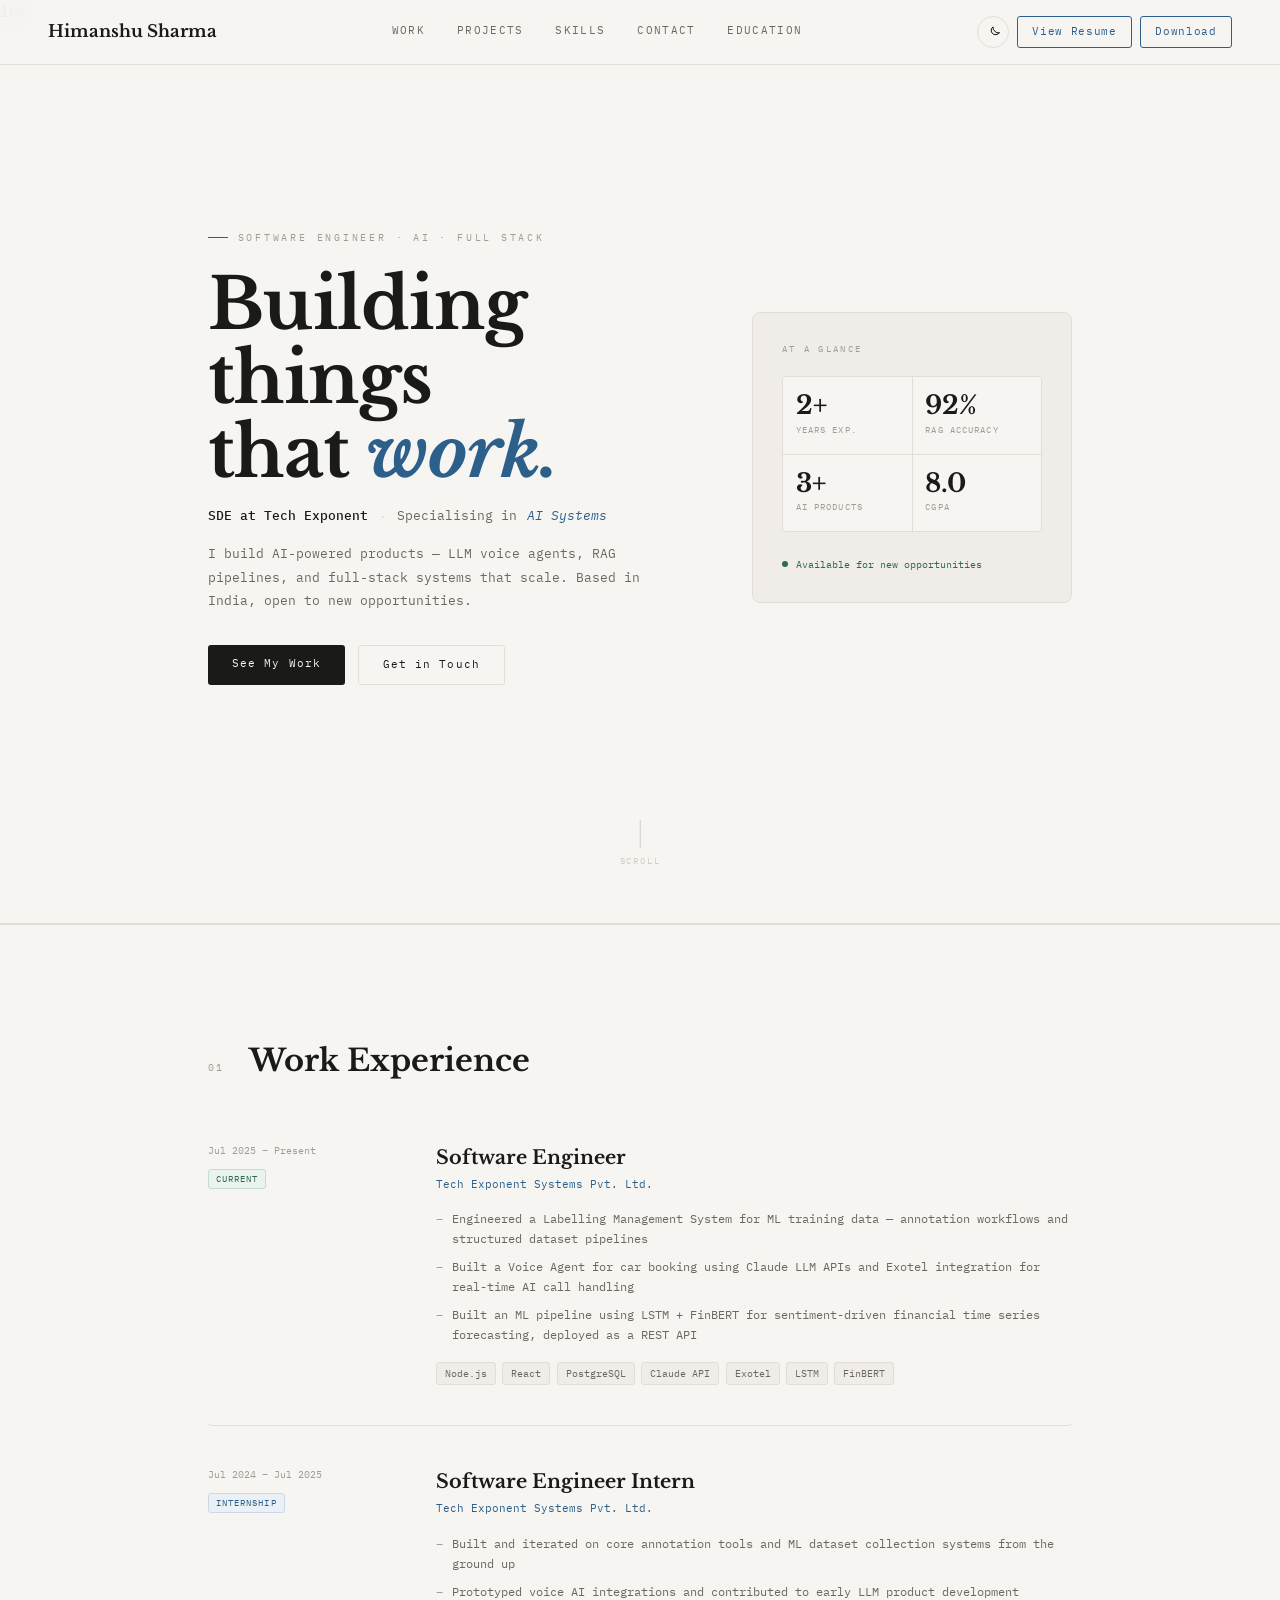
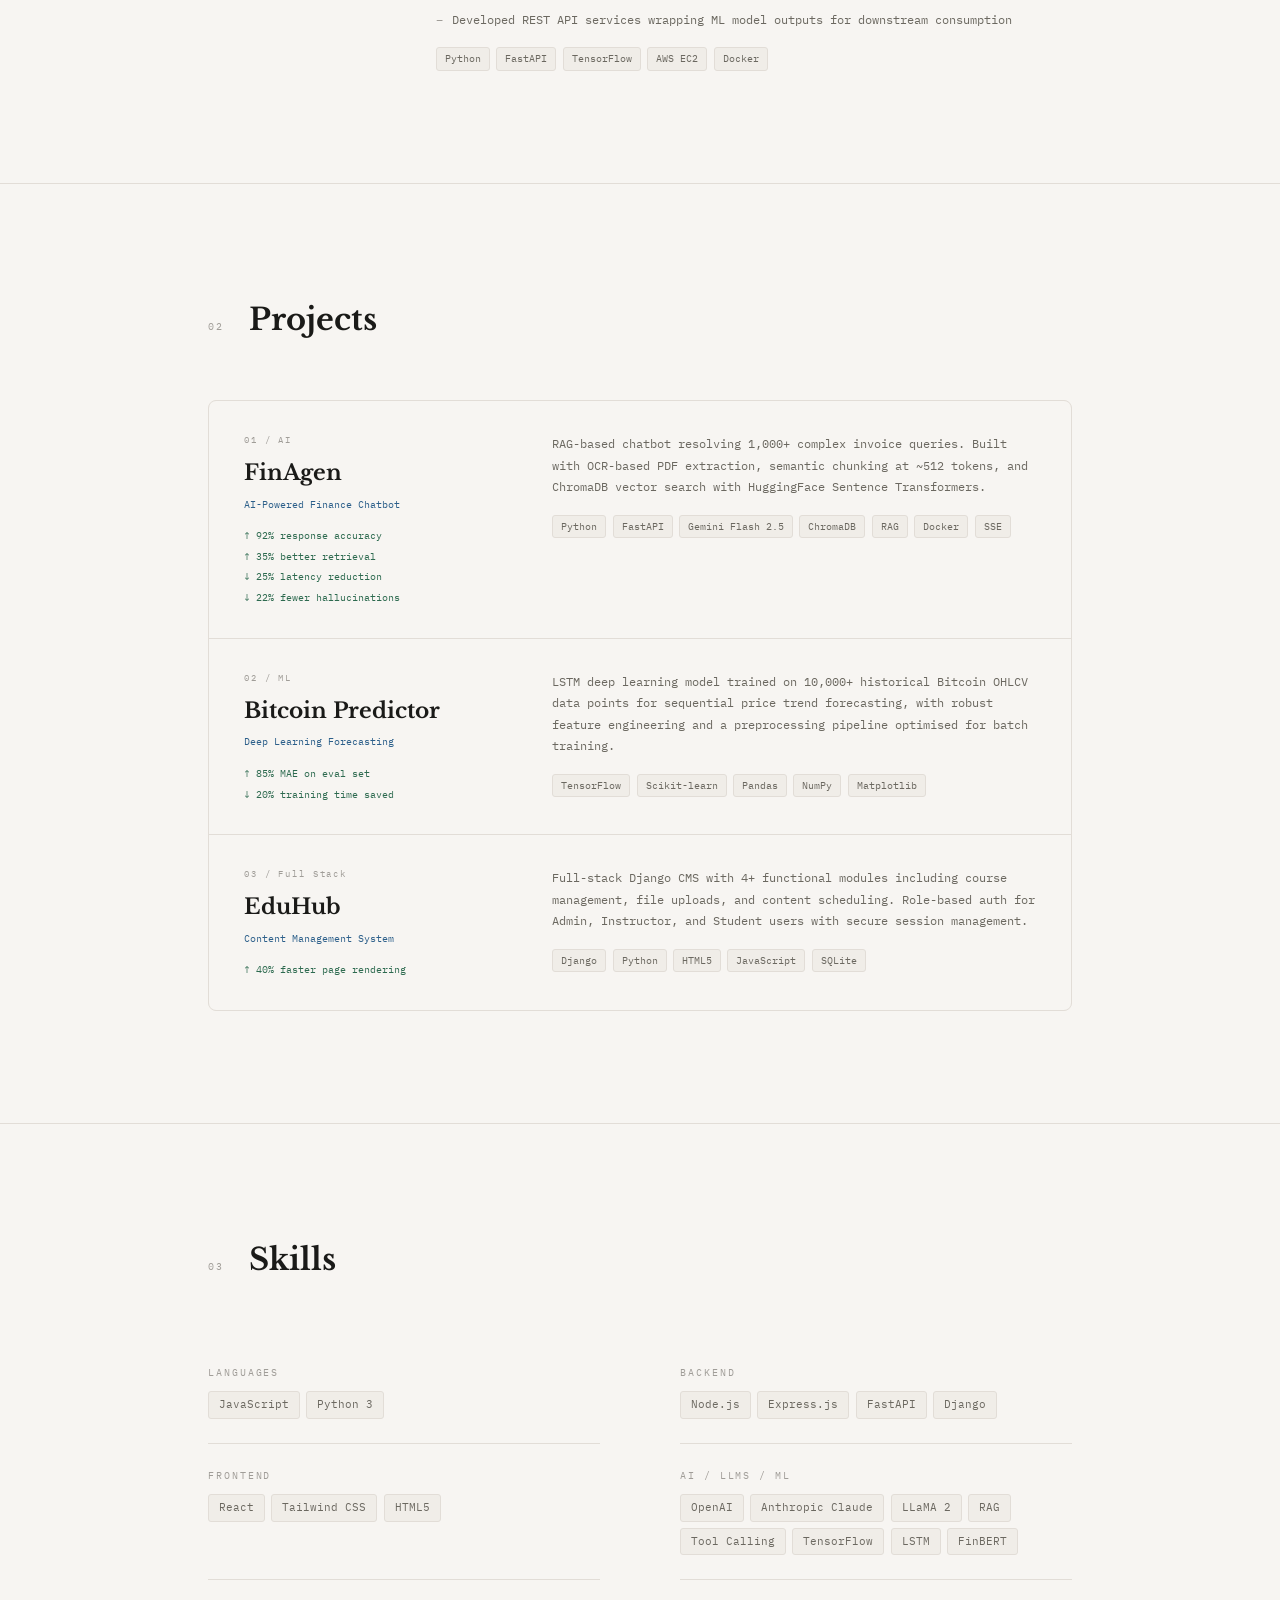
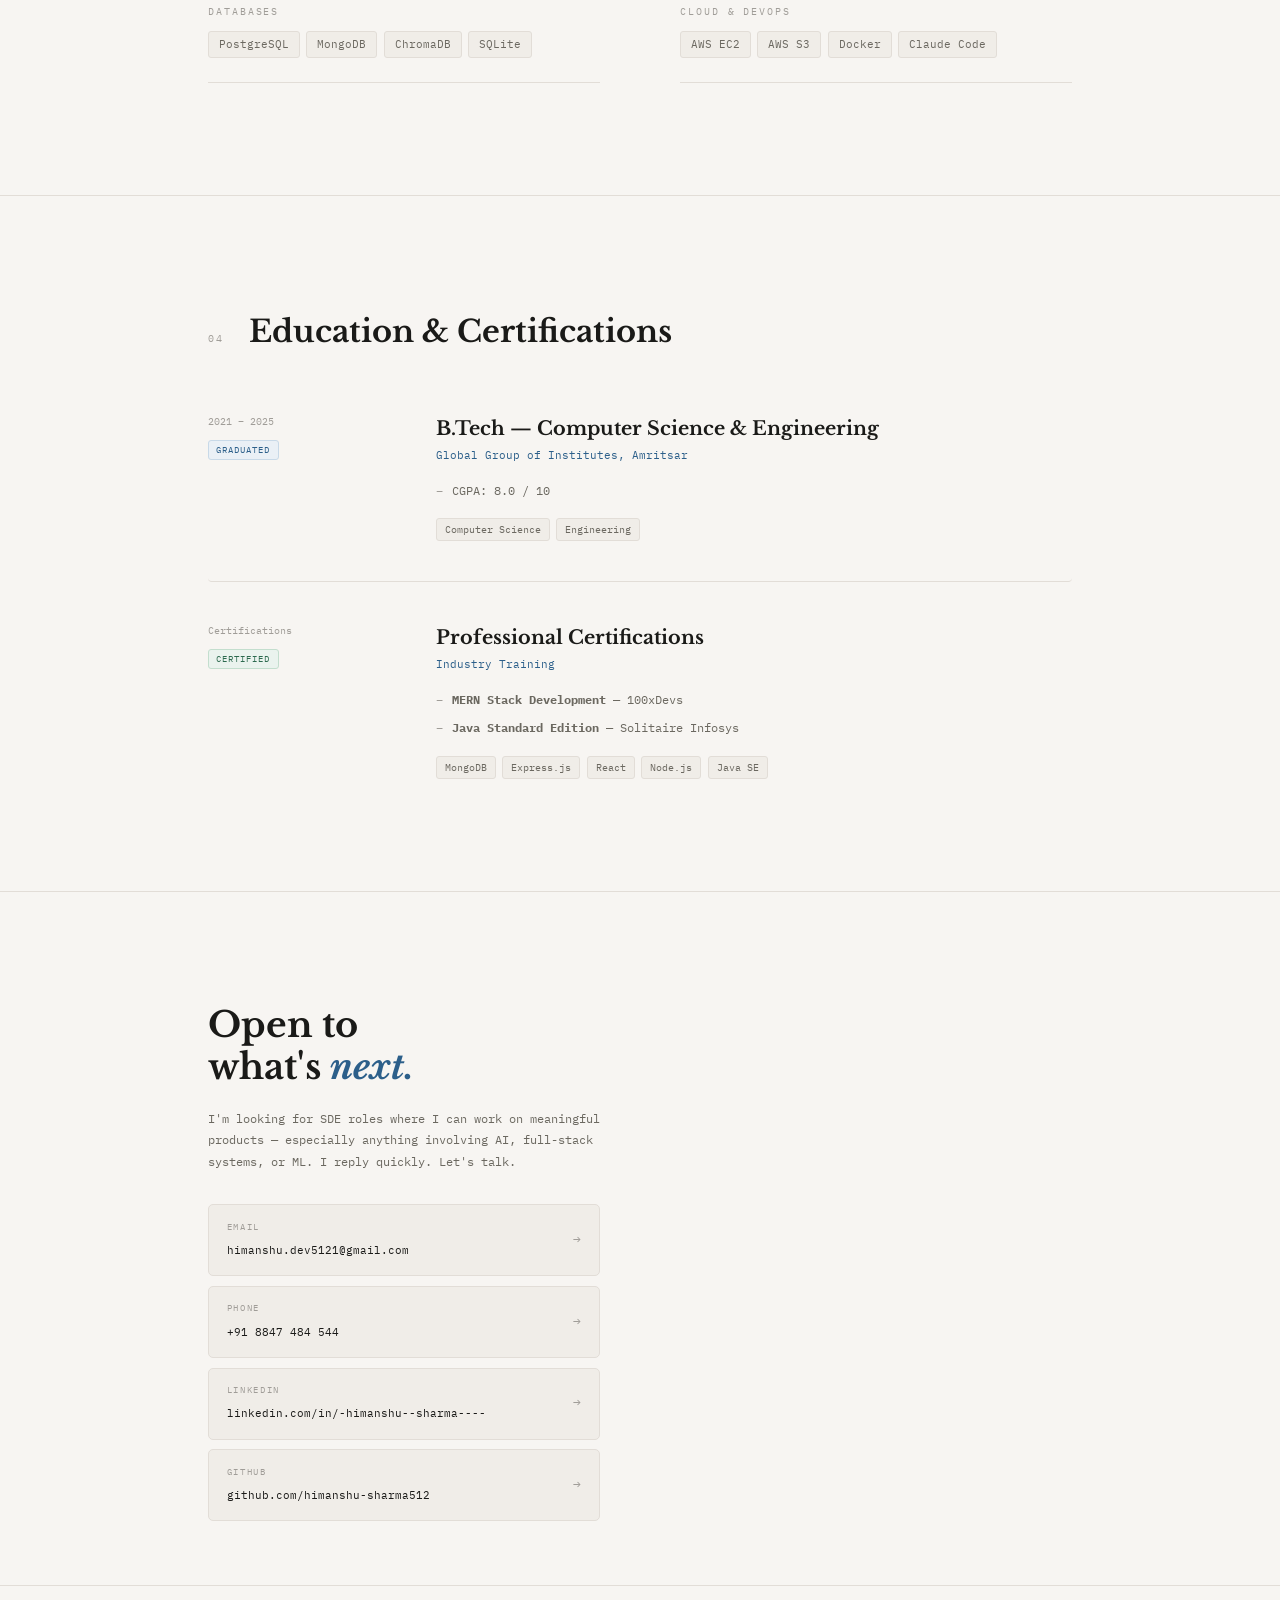
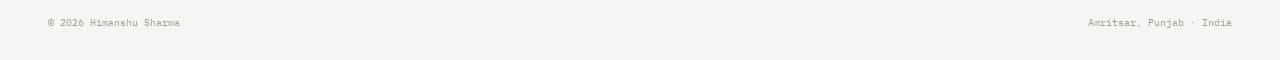
<file: index.html>
<!DOCTYPE html>
<html lang="en">
<head>
  <meta charset="UTF-8">
  <meta name="viewport" content="width=device-width, initial-scale=1.0">
  <!-- <link rel="icon" href="./assets/profile_img.jpeg" type="image/x-icon"> -->
  <title>Himanshu Sharma — Portfolio</title>
  <meta name="description" content="SDE specialising in AI systems, LLM voice agents, RAG pipelines, and full-stack engineering. Based in India.">

  <link rel="stylesheet" href="css/base.css">
  <link rel="stylesheet" href="css/animations.css">
  <link rel="stylesheet" href="css/nav.css">
  <link rel="stylesheet" href="css/hero.css">ink
  <link rel="stylesheet" href="css/experience.css">
  <link rel="stylesheet" href="css/projects.css">
  <link rel="stylesheet" href="css/skills.css">
  <link rel="stylesheet" href="css/contact.css">
  <link rel="stylesheet" href="css/responsive.css">
</head>
<body>

  <!-- Navigation -->
  <nav>
    <a href="#" class="logo">
      <span class="logo-full">Himanshu Sharma</span>
      
    </a>

    <div class="nav-links">
      <a href="#experience">Work</a>
      <a href="#projects">Projects</a>
      <a href="#skills">Skills</a>
      <a href="#contact">Contact</a>
      <a href="#education">Education</a>
    </div>

    <!-- Desktop actions -->
    <div class="nav-actions">
      <button class="dm-toggle" aria-label="Toggle dark mode">
        <svg viewBox="0 0 24 24" xmlns="http://www.w3.org/2000/svg"></svg>
      </button>
      <a href="./assets/himanshu_sharma_se.pdf" target="_blank" rel="noopener" class="nav-hire">View Resume</a>
      <a href="./assets/himanshu_sharma_se.pdf" download class="nav-hire">Download</a>
    </div>

    <!-- Mobile hamburger -->
    <button class="nav-hamburger" aria-label="Open menu" aria-expanded="false">
      <span></span>
      <span></span>
      <span></span>
    </button>
  </nav>

  <!-- Mobile dropdown menu -->
  <div class="nav-mobile-menu" inert>
    <a href="#experience">Work</a>
    <a href="#projects">Projects</a>
    <a href="#skills">Skills</a>
    <a href="#contact">Contact</a>
    <a href="#education">Education</a>
    <div class="mobile-actions">
      <a href="./assets/himanshu_sharma_se.pdf" target="_blank" rel="noopener" class="nav-hire">View Resume</a>
      <a href="./assets/himanshu_sharma_se.pdf" download class="nav-hire">Download</a>
      <button class="dm-toggle" aria-label="Toggle dark mode" style="flex-shrink:0;">
        <svg viewBox="0 0 24 24" xmlns="http://www.w3.org/2000/svg"></svg>
      </button>
    </div>
  </div>

  <!-- Hero -->
  <section id="hero">
    <div class="wrap">
      <div class="hero-grid">
        <div class="hero-left">
          <div class="hero-tag">Software Engineer · AI · Full Stack</div>

          <h1 class="hero-name">
            Building things<br>
            that <em>work.</em>
          </h1>

          <div class="hero-descriptor">
            <strong>SDE at Tech Exponent</strong>
            <span class="hero-descriptor-sep">·</span>
            <span>Specialising in</span>
            <span class="hero-rotating-word" style="color:var(--accent);font-style:italic;transition:opacity 0.25s ease,transform 0.25s ease;">AI Systems</span>
          </div>

          <p class="hero-role">
            I build AI-powered products — LLM voice agents, RAG pipelines,
            and full-stack systems that scale.
            Based in India, open to new opportunities.
          </p>

          <div class="hero-actions">
            <a href="#projects" class="btn-fill">See My Work</a>
            <a href="#contact"  class="btn-line">Get in Touch</a>
          </div>
        </div>

        <div class="hero-right">
          <div class="hero-card">
            <div class="hc-label">At a glance</div>
            <div class="hc-stats">
              <div class="hc-stat"><div class="hc-num">2+</div><div class="hc-desc">Years Exp.</div></div>
              <div class="hc-stat"><div class="hc-num">92%</div><div class="hc-desc">RAG Accuracy</div></div>
              <div class="hc-stat"><div class="hc-num">3+</div><div class="hc-desc">AI Products</div></div>
              <div class="hc-stat"><div class="hc-num">8.0</div><div class="hc-desc">CGPA</div></div>
            </div>
            <div class="hc-status"><div class="hc-dot"></div>Available for new opportunities</div>
          </div>
        </div>
      </div>
    </div>

    <!-- Scroll hint -->
    <div class="hero-scroll-hint" aria-hidden="true">
      <div class="scroll-arrow"></div>
      <span>Scroll</span>
    </div>
  </section>

  <!-- Experience -->
  <section id="experience">
    <div class="wrap">
      <div class="section-header reveal">
        <span class="s-num">01</span>
        <h2 class="s-title">Work Experience</h2>
      </div>
      <div class="exp-list">

        <div class="exp-item reveal">
          <div class="exp-left">
            <div class="exp-period">Jul 2025 – Present</div>
            <span class="exp-badge badge-now">Current</span>
          </div>
          <div class="exp-right">
            <div class="exp-role">Software Engineer</div>
            <div class="exp-company">Tech Exponent Systems Pvt. Ltd.</div>
            <ul class="exp-points">
              <li>Engineered a Labelling Management System for ML training data — annotation workflows and structured dataset pipelines</li>
              <li>Built a Voice Agent for car booking using Claude LLM APIs and Exotel integration for real-time AI call handling</li>
              <li>Built an ML pipeline using LSTM + FinBERT for sentiment-driven financial time series forecasting, deployed as a REST API</li>
            </ul>
            <div class="tag-row">
              <span class="tag">Node.js</span><span class="tag">React</span><span class="tag">PostgreSQL</span>
              <span class="tag">Claude API</span><span class="tag">Exotel</span><span class="tag">LSTM</span><span class="tag">FinBERT</span>
            </div>
          </div>
        </div>

        <div class="exp-item reveal">
          <div class="exp-left">
            <div class="exp-period">Jul 2024 – Jul 2025</div>
            <span class="exp-badge badge-prev">Internship</span>
          </div>
          <div class="exp-right">
            <div class="exp-role">Software Engineer Intern</div>
            <div class="exp-company">Tech Exponent Systems Pvt. Ltd.</div>
            <ul class="exp-points">
              <li>Built and iterated on core annotation tools and ML dataset collection systems from the ground up</li>
              <li>Prototyped voice AI integrations and contributed to early LLM product development</li>
              <li>Developed REST API services wrapping ML model outputs for downstream consumption</li>
            </ul>
            <div class="tag-row">
              <span class="tag">Python</span><span class="tag">FastAPI</span><span class="tag">TensorFlow</span>
              <span class="tag">AWS EC2</span><span class="tag">Docker</span>
            </div>
          </div>
        </div>

      </div>
    </div>
  </section>

  <!-- Projects -->
  <section id="projects">
    <div class="wrap">
      <div class="section-header reveal">
        <span class="s-num">02</span>
        <h2 class="s-title">Projects</h2>
      </div>
      <div class="proj-list reveal">

        <div class="proj-item">
          <div class="proj-left">
            <div class="proj-num">01 / AI</div>
            <div class="proj-name">FinAgen</div>
            <div class="proj-type">AI-Powered Finance Chatbot</div>
            <div class="proj-metrics">
              <div class="metric">92% response accuracy</div>
              <div class="metric">35% better retrieval</div>
              <div class="metric down">25% latency reduction</div>
              <div class="metric down">22% fewer hallucinations</div>
            </div>
          </div>
          <div class="proj-right">
            <p class="proj-desc">RAG-based chatbot resolving 1,000+ complex invoice queries. Built with OCR-based PDF extraction, semantic chunking at ~512 tokens, and ChromaDB vector search with HuggingFace Sentence Transformers.</p>
            <div class="tag-row">
              <span class="tag">Python</span><span class="tag">FastAPI</span><span class="tag">Gemini Flash 2.5</span>
              <span class="tag">ChromaDB</span><span class="tag">RAG</span><span class="tag">Docker</span><span class="tag">SSE</span>
            </div>
          </div>
        </div>

        <div class="proj-item">
          <div class="proj-left">
            <div class="proj-num">02 / ML</div>
            <div class="proj-name">Bitcoin Predictor</div>
            <div class="proj-type">Deep Learning Forecasting</div>
            <div class="proj-metrics">
              <div class="metric">85% MAE on eval set</div>
              <div class="metric down">20% training time saved</div>
            </div>
          </div>
          <div class="proj-right">
            <p class="proj-desc">LSTM deep learning model trained on 10,000+ historical Bitcoin OHLCV data points for sequential price trend forecasting, with robust feature engineering and a preprocessing pipeline optimised for batch training.</p>
            <div class="tag-row">
              <span class="tag">TensorFlow</span><span class="tag">Scikit-learn</span>
              <span class="tag">Pandas</span><span class="tag">NumPy</span><span class="tag">Matplotlib</span>
            </div>
          </div>
        </div>

        <div class="proj-item">
          <div class="proj-left">
            <div class="proj-num">03 / Full Stack</div>
            <div class="proj-name">EduHub</div>
            <div class="proj-type">Content Management System</div>
            <div class="proj-metrics">
              <div class="metric">40% faster page rendering</div>
            </div>
          </div>
          <div class="proj-right">
            <p class="proj-desc">Full-stack Django CMS with 4+ functional modules including course management, file uploads, and content scheduling. Role-based auth for Admin, Instructor, and Student users with secure session management.</p>
            <div class="tag-row">
              <span class="tag">Django</span><span class="tag">Python</span>
              <span class="tag">HTML5</span><span class="tag">JavaScript</span><span class="tag">SQLite</span>
            </div>
          </div>
        </div>

      </div>
    </div>
  </section>

  <!-- Skills -->
  <section id="skills">
    <div class="wrap">
      <div class="section-header reveal">
        <span class="s-num">03</span>
        <h2 class="s-title">Skills</h2>
      </div>
      <div class="skills-grid reveal">
        <div class="skill-group">
          <div class="sg-cat">Languages</div>
          <div class="sg-items"><span class="sg-item">JavaScript</span><span class="sg-item">Python 3</span></div>
        </div>
        <div class="skill-group">
          <div class="sg-cat">Backend</div>
          <div class="sg-items"><span class="sg-item">Node.js</span><span class="sg-item">Express.js</span><span class="sg-item">FastAPI</span><span class="sg-item">Django</span></div>
        </div>
        <div class="skill-group">
          <div class="sg-cat">Frontend</div>
          <div class="sg-items"><span class="sg-item">React</span><span class="sg-item">Tailwind CSS</span><span class="sg-item">HTML5</span></div>
        </div>
        <div class="skill-group">
          <div class="sg-cat">AI / LLMs / ML</div>
          <div class="sg-items"><span class="sg-item">OpenAI</span><span class="sg-item">Anthropic Claude</span><span class="sg-item">LLaMA 2</span><span class="sg-item">RAG</span><span class="sg-item">Tool Calling</span><span class="sg-item">TensorFlow</span><span class="sg-item">LSTM</span><span class="sg-item">FinBERT</span></div>
        </div>
        <div class="skill-group">
          <div class="sg-cat">Databases</div>
          <div class="sg-items"><span class="sg-item">PostgreSQL</span><span class="sg-item">MongoDB</span><span class="sg-item">ChromaDB</span><span class="sg-item">SQLite</span></div>
        </div>
        <div class="skill-group">
          <div class="sg-cat">Cloud &amp; DevOps</div>
          <div class="sg-items"><span class="sg-item">AWS EC2</span><span class="sg-item">AWS S3</span><span class="sg-item">Docker</span><span class="sg-item">Claude Code</span></div>
        </div>
      </div>
    </div>
  </section>

  <!-- Education & Certifications -->
<section id="education">
  <div class="wrap">
    <div class="section-header reveal">
      <span class="s-num">04</span>
      <h2 class="s-title">Education &amp; Certifications</h2>
    </div>

    <div class="exp-list">

      <div class="exp-item reveal">
        <div class="exp-left">
          <div class="exp-period">2021 – 2025</div>
          <span class="exp-badge badge-prev">Graduated</span>
        </div>
        <div class="exp-right">
          <div class="exp-role">B.Tech — Computer Science &amp; Engineering</div>
          <div class="exp-company">Global Group of Institutes, Amritsar</div>
          <ul class="exp-points">
            <li>CGPA: 8.0 / 10</li>
          </ul>
          <div class="tag-row">
            <span class="tag">Computer Science</span>
            <span class="tag">Engineering</span>
          </div>
        </div>
      </div>

      <div class="exp-item reveal">
        <div class="exp-left">
          <div class="exp-period">Certifications</div>
          <span class="exp-badge badge-now">Certified</span>
        </div>
        <div class="exp-right">
          <div class="exp-role">Professional Certifications</div>
          <div class="exp-company">Industry Training</div>
          <ul class="exp-points">
            <li><strong>MERN Stack Development</strong> — 100xDevs</li>
            <li><strong>Java Standard Edition</strong> — Solitaire Infosys</li>
          </ul>
          <div class="tag-row">
            <span class="tag">MongoDB</span>
            <span class="tag">Express.js</span>
            <span class="tag">React</span>
            <span class="tag">Node.js</span>
            <span class="tag">Java SE</span>
          </div>
        </div>
      </div>

    </div>
  </div>
</section>

  <!-- Contact -->
  <section id="contact">
    <div class="wrap">
      <div class="contact-grid">

        <div class="contact-left reveal">
          <h2>Open to<br>what's <em>next.</em></h2>
          <p>I'm looking for SDE roles where I can work on meaningful products — especially anything involving AI, full-stack systems, or ML. I reply quickly. Let's talk.</p>
          <div class="contact-links">
            <a href="mailto:himanshu.dev5121@gmail.com" class="clink">
              <div class="clink-left"><div><span class="clink-label">Email</span><span class="clink-val">himanshu.dev5121@gmail.com</span></div></div>
              <span class="clink-arr">→</span>
            </a>
            <a href="tel:+918847484544" class="clink">
              <div class="clink-left"><div><span class="clink-label">Phone</span><span class="clink-val">+91 8847 484 544</span></div></div>
              <span class="clink-arr">→</span>
            </a>
            <a href="https://www.linkedin.com/in/-himanshu--sharma----" target="_blank" rel="noopener" class="clink">
              <div class="clink-left"><div><span class="clink-label">LinkedIn</span><span class="clink-val">linkedin.com/in/-himanshu--sharma----</span></div></div>
              <span class="clink-arr">→</span>
            </a>
            <a href="https://github.com/himanshu-sharma512" target="_blank" rel="noopener" class="clink">
              <div class="clink-left"><div><span class="clink-label">GitHub</span><span class="clink-val">github.com/himanshu-sharma512</span></div></div>
              <span class="clink-arr">→</span>
            </a>
          </div>
        </div>

        

      </div>
    </div>
  </section>

  <footer>
    <span class="footer-l">© 2026 Himanshu Sharma</span>
    <span class="footer-r">Amritsar, Punjab · India</span>
  </footer>

  <script defer src="js/scroll-reveal.js"></script>

</body>
</html>
</file>
<file: css/base.css>
@import url('https://fonts.googleapis.com/css2?family=Libre+Baskerville:ital,wght@0,400;0,700;1,400&family=IBM+Plex+Mono:wght@300;400;500&display=swap');

:root {
  --bg:           #f7f5f2;
  --surface:      #f0ede8;
  --border:       #e2ddd7;
  --text:         #1a1a18;
  --text-mid:     #6b6860;
  --text-dim:     #a09d98;
  --accent:       #2c5f8a;
  --accent-light: #eaf0f6;
  --green:        #2d6a4f;
  --serif: 'Libre Baskerville', Georgia, serif;
  --mono:  'IBM Plex Mono', monospace;
  --dm-toggle-bg: var(--surface);
  --dm-toggle-border: var(--border);
}

[data-theme="dark"] {
  --bg:           #111110;
  --surface:      #1c1c1a;
  --border:       #2e2e2b;
  --text:         #e8e4de;
  --text-mid:     #8a8680;
  --text-dim:     #55524e;
  --accent:       #5b9fd4;
  --accent-light: #0f1f2e;
  --green:        #4ea878;
  --dm-toggle-bg: #1c1c1a;
  --dm-toggle-border: #2e2e2b;
}

*, *::before, *::after { margin: 0; padding: 0; box-sizing: border-box; }

html { scroll-behavior: smooth; }

body {
  background:  var(--bg);
  color:       var(--text);
  font-family: var(--mono);
  font-size:   15px;
  line-height: 1.6;
  transition:  background 0.3s ease, color 0.3s ease;
}

.wrap { max-width: 960px; margin: 0 auto; padding: 0 3rem; }

section { padding: 7rem 0; }

section + section { border-top: 1px solid var(--border); }

.section-header { display: flex; align-items: baseline; gap: 1.5rem; margin-bottom: 3.5rem; }

.s-num { font-size: 0.6rem; color: var(--text-dim); letter-spacing: 0.25em; }

.s-title { font-family: var(--serif); font-size: 1.9rem; font-weight: 700; color: var(--text); }

.tag-row { display: flex; flex-wrap: wrap; gap: 0.4rem; margin-top: 1.1rem; }

.tag {
  font-size: 0.6rem; padding: 3px 8px;
  background: var(--surface); border: 1px solid var(--border);
  border-radius: 3px; color: var(--text-mid);
}

.btn-fill {
  background: var(--text); color: var(--bg);
  padding: 0.65rem 1.5rem; font-family: var(--mono); font-size: 0.68rem;
  letter-spacing: 0.1em; border: none; border-radius: 3px;
  cursor: pointer; text-decoration: none; transition: opacity 0.2s;
  display: inline-block;
}
.btn-fill:hover { opacity: 0.8; }

.btn-line {
  background: transparent; color: var(--text);
  padding: 0.65rem 1.5rem; font-family: var(--mono); font-size: 0.68rem;
  letter-spacing: 0.1em; border: 1px solid var(--border); border-radius: 3px;
  cursor: pointer; text-decoration: none; transition: border-color 0.2s;
  display: inline-block;
}
.btn-line:hover { border-color: var(--text); }

/* Active nav link */
.nav-links a.active,
.nav-mobile-menu a.active { color: var(--accent); }
</file>
<file: css/animations.css>
/* ============================================================
   animations.css — Scroll-reveal and transition utilities
   ============================================================ */

/* ── REVEAL ON SCROLL ── */
.reveal {
  opacity:    0;
  transform:  translateY(24px);
  transition: opacity 0.65s cubic-bezier(0.16, 1, 0.3, 1),
              transform 0.65s cubic-bezier(0.16, 1, 0.3, 1);
}

.reveal.show {
  opacity:   1;
  transform: none;
}

/* ── STAGGERED CHILDREN ── */
.reveal-stagger > * {
  opacity:    0;
  transform:  translateY(20px);
  transition: opacity 0.55s cubic-bezier(0.16, 1, 0.3, 1),
              transform 0.55s cubic-bezier(0.16, 1, 0.3, 1);
}

.reveal-stagger.show > *:nth-child(1) { opacity:1; transform:none; transition-delay:0s; }
.reveal-stagger.show > *:nth-child(2) { opacity:1; transform:none; transition-delay:0.08s; }
.reveal-stagger.show > *:nth-child(3) { opacity:1; transform:none; transition-delay:0.16s; }
.reveal-stagger.show > *:nth-child(4) { opacity:1; transform:none; transition-delay:0.24s; }
.reveal-stagger.show > *:nth-child(5) { opacity:1; transform:none; transition-delay:0.32s; }
.reveal-stagger.show > *:nth-child(6) { opacity:1; transform:none; transition-delay:0.40s; }

/* ── FADE IN (no translate) ── */
.reveal-fade {
  opacity:    0;
  transition: opacity 0.6s ease;
}
.reveal-fade.show { opacity: 1; }

/* ── SLIDE FROM LEFT ── */
.reveal-left {
  opacity:    0;
  transform:  translateX(-20px);
  transition: opacity 0.6s cubic-bezier(0.16, 1, 0.3, 1),
              transform 0.6s cubic-bezier(0.16, 1, 0.3, 1);
}
.reveal-left.show { opacity:1; transform:none; }

/* ── HERO ENTRANCE ── */
.hero-tag,
.hero-name,
.hero-role,
.hero-actions,
.hero-card {
  opacity:   0;
  transform: translateY(18px);
  animation: heroFadeUp 0.7s cubic-bezier(0.16, 1, 0.3, 1) forwards;
}

.hero-tag     { animation-delay: 0.05s; }
.hero-name    { animation-delay: 0.18s; }
.hero-role    { animation-delay: 0.30s; }
.hero-actions { animation-delay: 0.42s; }
.hero-card    { animation-delay: 0.50s; }

@keyframes heroFadeUp {
  to {
    opacity:   1;
    transform: translateY(0);
  }
}

/* ── COUNTER POP (for stats) ── */
@keyframes popIn {
  0%   { transform: scale(0.85); opacity: 0; }
  60%  { transform: scale(1.05); }
  100% { transform: scale(1); opacity: 1; }
}

.hc-stat {
  animation: popIn 0.5s cubic-bezier(0.16, 1, 0.3, 1) both;
}

.hc-stat:nth-child(1) { animation-delay: 0.55s; }
.hc-stat:nth-child(2) { animation-delay: 0.63s; }
.hc-stat:nth-child(3) { animation-delay: 0.71s; }
.hc-stat:nth-child(4) { animation-delay: 0.79s; }

/* ── GREEN DOT PULSE ── */
@keyframes pulse {
  0%, 100% { box-shadow: 0 0 0 0 rgba(45, 106, 79, 0.5); }
  50%       { box-shadow: 0 0 0 5px rgba(45, 106, 79, 0); }
}

.hc-dot {
  animation: pulse 2.5s ease-in-out infinite;
}

/* ── SMOOTH UNDERLINE (nav, links) ── */
@keyframes underlineGrow {
  from { width: 0; }
  to   { width: 100%; }
}

/* ── TAG HOVER LIFT ── */
.tag, .sg-item {
  transition: transform 0.18s ease, box-shadow 0.18s ease, border-color 0.18s ease;
}

.tag:hover, .sg-item:hover {
  transform: translateY(-1px);
}

/* ── BUTTON PRESS ── */
.btn-fill, .btn-line, .nav-hire {
  transition: all 0.2s ease;
}

.btn-fill:active, .btn-line:active {
  transform: scale(0.97);
}

/* ── CURSOR TYPEWRITER (hero tagline) ── */
@keyframes blink {
  0%, 100% { opacity: 1; }
  50%       { opacity: 0; }
}

.typewriter-cursor {
  display:          inline-block;
  width:            2px;
  height:           1em;
  background:       var(--accent);
  margin-left:      3px;
  vertical-align:   text-bottom;
  animation:        blink 1s step-end infinite;
}

/* ── SECTION NUMBER SLIDE IN ── */
.s-num {
  display:    inline-block;
  transition: color 0.3s ease;
}

/* ── METRIC ROW ANIMATION ── */
.metric {
  transition: transform 0.2s ease, color 0.2s ease;
}

.proj-item:hover .metric {
  transform: translateX(3px);
}

/* ── EXP ITEM HOVER ── */
.exp-item {
  transition: background 0.2s ease;
  border-radius: 4px;
}

/* ── CONTACT LINK HOVER ── */
.clink {
  transition: border-color 0.2s ease, transform 0.2s ease, background 0.2s ease;
}

.clink:hover {
  transform: translateX(3px);
}
</file>
<file: css/nav.css>
/* ============================================================
   nav.css — Fixed top navigation bar
   ============================================================ */

nav {
  position:        fixed;
  top:             0;
  left:            0;
  right:           0;
  z-index:         100;
  background:      rgba(247, 245, 242, 0.92);
  backdrop-filter: blur(12px);
  -webkit-backdrop-filter: blur(12px);
  border-bottom:   1px solid var(--border);
  display:         flex;
  align-items:     center;
  justify-content: space-between;
  padding:         1rem 3rem;
  gap:             1rem;
  transition:      background 0.3s ease, border-color 0.3s ease, box-shadow 0.3s ease;
}

nav.scrolled {
  box-shadow: 0 1px 20px rgba(0,0,0,0.06);
}

[data-theme="dark"] nav {
  background: rgba(17, 17, 16, 0.92);
}

[data-theme="dark"] nav.scrolled {
  box-shadow: 0 1px 20px rgba(0,0,0,0.3);
}

/* ── LOGO ── */
.logo {
  font-family:     var(--serif);
  font-size:       1.05rem;
  font-weight:     700;
  color:           var(--text);
  text-decoration: none;
  flex-shrink:     0;
  transition:      color 0.2s;
}

.logo:hover { color: var(--accent); }

/* ── NAV LINKS ── */
.nav-links {
  display:     flex;
  gap:         2rem;
  align-items: center;
}

.nav-links a {
  font-size:       0.68rem;
  color:           var(--text-mid);
  text-decoration: none;
  letter-spacing:  0.12em;
  text-transform:  uppercase;
  transition:      color 0.2s;
  position:        relative;
  padding-bottom:  2px;
}

.nav-links a::after {
  content:          '';
  position:         absolute;
  bottom:           0;
  left:             0;
  width:            0;
  height:           1px;
  background:       var(--accent);
  transition:       width 0.25s ease;
}

.nav-links a:hover { color: var(--text); }
.nav-links a:hover::after { width: 100%; }

/* ── NAV ACTIONS GROUP ── */
.nav-actions {
  display:     flex;
  align-items: center;
  gap:         0.5rem;
  flex-shrink: 0;
}

/* ── RESUME BUTTONS ── */
.nav-hire {
  font-size:       0.68rem;
  color:           var(--accent);
  border:          1px solid var(--accent);
  padding:         0.38rem 0.9rem;
  border-radius:   3px;
  text-decoration: none;
  letter-spacing:  0.06em;
  white-space:     nowrap;
  transition:      all 0.2s ease;
  display:         flex;
  align-items:     center;
  gap:             0.3rem;
}

.nav-hire:hover {
  background: var(--accent);
  color:      white;
}

/* ── DARK MODE TOGGLE ── */
.dm-toggle {
  display:         flex;
  align-items:     center;
  justify-content: center;
  width:           32px;
  height:          32px;
  background:      transparent;
  border:          1px solid var(--border);
  border-radius:   50%;
  cursor:          pointer;
  transition:      all 0.2s;
  flex-shrink:     0;
}

.dm-toggle:hover { border-color: var(--text-mid); }

.dm-toggle svg {
  width:      15px;
  height:     15px;
  fill:       var(--text-mid);
  transition: fill 0.2s;
}

.dm-toggle:hover svg { fill: var(--text); }

/* ── MOBILE MENU TOGGLE ── */
.nav-hamburger {
  display:    none;
  flex-direction: column;
  gap:        5px;
  cursor:     pointer;
  padding:    4px;
  background: none;
  border:     none;
  flex-shrink: 0;
}

.nav-hamburger span {
  display:    block;
  width:      22px;
  height:     1.5px;
  background: var(--text);
  border-radius: 2px;
  transition: transform 0.3s ease, opacity 0.3s ease;
}

.nav-hamburger.open span:nth-child(1) { transform: translateY(6.5px) rotate(45deg); }
.nav-hamburger.open span:nth-child(2) { opacity: 0; transform: scaleX(0); }
.nav-hamburger.open span:nth-child(3) { transform: translateY(-6.5px) rotate(-45deg); }

/* ── MOBILE DROPDOWN ── */
.nav-mobile-menu {
  display:        none;
  position:       fixed;
  top:            57px;
  left:           0;
  right:          0;
  background:     rgba(247, 245, 242, 0.98);
  backdrop-filter: blur(12px);
  -webkit-backdrop-filter: blur(12px);
  border-bottom:  1px solid var(--border);
  padding:        1.5rem;
  flex-direction: column;
  gap:            0.3rem;
  z-index:        99;
  transform:      translateY(-10px);
  opacity:        0;
  transition:     transform 0.25s ease, opacity 0.25s ease;
}

[data-theme="dark"] .nav-mobile-menu {
  background: rgba(17, 17, 16, 0.98);
}

.nav-mobile-menu.open {
  transform: translateY(0);
  opacity:   1;
}

.nav-mobile-menu a {
  font-size:       0.72rem;
  color:           var(--text-mid);
  text-decoration: none;
  letter-spacing:  0.1em;
  text-transform:  uppercase;
  padding:         0.7rem 0;
  border-bottom:   1px solid var(--border);
  transition:      color 0.2s;
}

.nav-mobile-menu a:last-child { border-bottom: none; }
.nav-mobile-menu a:hover { color: var(--text); }

.nav-mobile-menu .mobile-actions {
  display:        flex;
  gap:            0.5rem;
  padding-top:    0.8rem;
  flex-wrap:      wrap;
}

.nav-mobile-menu .mobile-actions .nav-hire {
  flex: 1;
  justify-content: center;
  font-size: 0.65rem;
  padding: 0.5rem 0.7rem;
}

/* ── RESPONSIVE ── */
@media (max-width: 800px) {
  nav {
    padding: 0.9rem 1.5rem;
  }

  .nav-links { display: none; }
  .nav-actions { display: none; }
  .nav-hamburger { display: flex; }
  .nav-mobile-menu { display: flex; }
}
</file>
<file: css/hero.css>
/* ============================================================
   hero.css — Full-viewport hero section
   ============================================================ */

#hero {
  min-height:    100vh;
  display:       flex;
  align-items:   center;
  padding-top:   5rem;
  border-bottom: 1px solid var(--border);
  overflow:      hidden;
}

.hero-grid {
  display:               grid;
  grid-template-columns: 1fr 320px;
  gap:                   5rem;
  align-items:           center;
  width:                 100%;
}

/* ── LEFT ── */
.hero-tag {
  font-size:      0.62rem;
  letter-spacing: 0.28em;
  color:          var(--text-dim);
  text-transform: uppercase;
  margin-bottom:  1.4rem;
  display:        flex;
  align-items:    center;
  gap:            0.6rem;
}

.hero-tag::before {
  content:    '';
  display:    inline-block;
  width:      20px;
  height:     1px;
  background: var(--accent);
  flex-shrink: 0;
}

.hero-name {
  font-family:    var(--serif);
  font-size:      clamp(2.8rem, 5.5vw, 4.5rem);
  font-weight:    700;
  line-height:    1.05;
  letter-spacing: -0.01em;
  margin-bottom:  1rem;
}

.hero-name em {
  font-style: italic;
  color:      var(--accent);
}

/* ── TAGLINE / ROLE ── */
.hero-role {
  font-size:     0.82rem;
  color:         var(--text-mid);
  margin-bottom: 2rem;
  line-height:   1.8;
  max-width:     440px;
}

.hero-role span { color: var(--text); }

/* ── ROTATING ROLE WORDS ── */
.hero-rotating-wrapper {
  display:      inline-block;
  overflow:     hidden;
  height:       1.25em;
  vertical-align: bottom;
  position:     relative;
}

.hero-rotating-word {
  display:    block;
  color:      var(--accent);
  font-style: italic;
  animation:  wordCycle 6s infinite;
}

@keyframes wordCycle {
  0%   { transform: translateY(0);    opacity: 1; }
  30%  { transform: translateY(0);    opacity: 1; }
  40%  { transform: translateY(-110%); opacity: 0; }
  41%  { transform: translateY(110%);  opacity: 0; }
  50%  { transform: translateY(0);    opacity: 1; }
  100% { transform: translateY(0);    opacity: 1; }
}

/* ── HERO DESCRIPTOR LINE ── */
.hero-descriptor {
  display:       flex;
  flex-wrap:     wrap;
  align-items:   center;
  gap:           0.6rem;
  margin-bottom: 1rem;
  font-size:     0.8rem;
  color:         var(--text-mid);
}

.hero-descriptor-sep {
  color:    var(--border);
  font-size: 1rem;
  line-height: 1;
}

.hero-descriptor strong {
  color:       var(--text);
  font-weight: 500;
}

.hero-pill {
  font-size:    0.6rem;
  padding:      3px 9px;
  border:       1px solid var(--border);
  border-radius: 20px;
  color:        var(--text-dim);
  letter-spacing: 0.08em;
  background:   var(--surface);
  transition:   all 0.2s;
}

.hero-pill:hover {
  border-color: var(--accent);
  color:        var(--accent);
}

.hero-actions {
  display:     flex;
  gap:         0.8rem;
  flex-wrap:   wrap;
  margin-top:  2rem;
}

/* ── RIGHT CARD ── */
.hero-card {
  background:    var(--surface);
  border:        1px solid var(--border);
  border-radius: 8px;
  padding:       1.8rem;
  transition:    box-shadow 0.3s ease, transform 0.3s ease;
}

.hero-card:hover {
  box-shadow: 0 8px 30px rgba(0,0,0,0.06);
  transform:  translateY(-2px);
}

[data-theme="dark"] .hero-card:hover {
  box-shadow: 0 8px 30px rgba(0,0,0,0.25);
}

.hc-label {
  font-size:      0.58rem;
  letter-spacing: 0.25em;
  text-transform: uppercase;
  color:          var(--text-dim);
  margin-bottom:  1.2rem;
}

.hc-stats {
  display:               grid;
  grid-template-columns: 1fr 1fr;
  gap:                   1px;
  background:            var(--border);
  border:                1px solid var(--border);
  border-radius:         4px;
  overflow:              hidden;
  margin-bottom:         1.5rem;
}

.hc-stat {
  background:  var(--bg);
  padding:     1rem 0.8rem;
  transition:  background 0.2s;
  cursor:      default;
}

.hc-stat:hover { background: var(--surface); }

.hc-num {
  font-family: var(--serif);
  font-size:   1.6rem;
  font-weight: 700;
  color:       var(--text);
  line-height: 1;
}

.hc-desc {
  font-size:      0.58rem;
  color:          var(--text-dim);
  letter-spacing: 0.12em;
  text-transform: uppercase;
  margin-top:     0.25rem;
}

.hc-status {
  display:     flex;
  align-items: center;
  gap:         0.5rem;
  font-size:   0.65rem;
  color:       var(--green);
}

.hc-dot {
  width:         6px;
  height:        6px;
  border-radius: 50%;
  background:    var(--green);
  flex-shrink:   0;
}

/* ── SCROLL HINT ── */
.hero-scroll-hint {
  position:   absolute;
  bottom:     2rem;
  left:       50%;
  transform:  translateX(-50%);
  display:    flex;
  flex-direction: column;
  align-items: center;
  gap:         0.4rem;
  opacity:    0;
  animation:  scrollHintFade 0.6s ease 1.4s forwards;
}

@keyframes scrollHintFade {
  to { opacity: 0.45; }
}

.hero-scroll-hint span {
  font-size:      0.55rem;
  letter-spacing: 0.2em;
  text-transform: uppercase;
  color:          var(--text-dim);
}

.scroll-arrow {
  width:     1px;
  height:    28px;
  background: var(--text-dim);
  position:  relative;
  overflow:  hidden;
}

.scroll-arrow::after {
  content:    '';
  position:   absolute;
  top:        -28px;
  left:       0;
  width:      1px;
  height:     28px;
  background: var(--accent);
  animation:  scrollLine 1.5s ease-in-out 1.4s infinite;
}

@keyframes scrollLine {
  0%   { top: -28px; }
  100% { top:  28px; }
}
</file>
<file: css/experience.css>
.exp-list { display: flex; flex-direction: column; }

.exp-item {
  display: grid; grid-template-columns: 180px 1fr;
  gap: 3rem; padding: 2.5rem 0; border-bottom: 1px solid var(--border);
}
.exp-item:first-child { padding-top: 0; }
.exp-item:last-child { border-bottom: none; padding-bottom: 0; }

.exp-period { font-size: 0.65rem; color: var(--text-dim); margin-bottom: 0.4rem; }

.exp-badge {
  display: inline-block; font-size: 0.55rem; padding: 2px 7px;
  border-radius: 3px; letter-spacing: 0.12em; text-transform: uppercase;
}

.badge-now { background: #eaf3ee; color: var(--green); border: 1px solid #c3dece; }
.badge-prev { background: var(--accent-light); color: var(--accent); border: 1px solid #c8d9e8; }

[data-theme="dark"] .badge-now { background: #0d2318; border-color: #1a4a2e; }
[data-theme="dark"] .badge-prev { background: var(--accent-light); border-color: #1a3a52; }

.exp-role { font-family: var(--serif); font-size: 1.2rem; font-weight: 700; margin-bottom: 0.2rem; }
.exp-company { font-size: 0.7rem; color: var(--accent); margin-bottom: 1rem; }

.exp-points { list-style: none; display: flex; flex-direction: column; gap: 0.55rem; }

.exp-points li {
  font-size: 0.74rem; color: var(--text-mid);
  padding-left: 1rem; position: relative; line-height: 1.65;
}
.exp-points li::before { content: '–'; position: absolute; left: 0; color: var(--text-dim); }
</file>
<file: css/projects.css>
.proj-list {
  display: flex; flex-direction: column; gap: 1px;
  background: var(--border); border: 1px solid var(--border);
  border-radius: 8px; overflow: hidden;
}

.proj-item {
  background: var(--bg); padding: 2rem 2.2rem;
  display: grid; grid-template-columns: 260px 1fr;
  gap: 3rem; align-items: start;
  transition: background 0.2s; cursor: default;
}
.proj-item:hover { background: var(--surface); }

.proj-num { font-size: 0.58rem; color: var(--text-dim); letter-spacing: 0.2em; margin-bottom: 0.5rem; }
.proj-name { font-family: var(--serif); font-size: 1.35rem; font-weight: 700; margin-bottom: 0.3rem; }
.proj-type { font-size: 0.65rem; color: var(--accent); margin-bottom: 1rem; }

.proj-metrics { display: flex; flex-direction: column; gap: 0.3rem; }
.metric { font-size: 0.62rem; color: var(--green); transition: transform 0.2s ease; }
.metric::before { content: '↑ '; }
.metric.down::before { content: '↓ '; }

.proj-desc { font-size: 0.76rem; color: var(--text-mid); line-height: 1.75; margin-bottom: 1rem; }
</file>
<file: css/skills.css>
.skills-grid { display: grid; grid-template-columns: 1fr 1fr; gap: 0 5rem; }

.skill-group { padding: 1.5rem 0; border-bottom: 1px solid var(--border); }

.sg-cat { font-size: 0.6rem; letter-spacing: 0.2em; text-transform: uppercase; color: var(--text-dim); margin-bottom: 0.7rem; }

.sg-items { display: flex; flex-wrap: wrap; gap: 0.4rem; }

.sg-item {
  font-size: 0.68rem; color: var(--text-mid); padding: 4px 10px;
  background: var(--surface); border: 1px solid var(--border);
  border-radius: 3px; transition: color 0.2s, border-color 0.2s, transform 0.18s ease;
  cursor: default;
}
.sg-item:hover { color: var(--text); border-color: var(--text-mid); transform: translateY(-1px); }
</file>
<file: css/contact.css>
#contact { padding-bottom: 4rem; }

.contact-grid { display: grid; grid-template-columns: 1fr 1fr; gap: 5rem; align-items: start; }

.contact-left h2 { font-family: var(--serif); font-size: 2.2rem; font-weight: 700; line-height: 1.2; margin-bottom: 1.2rem; }
.contact-left h2 em { font-style: italic; color: var(--accent); }
.contact-left p { font-size: 0.75rem; color: var(--text-mid); line-height: 1.8; margin-bottom: 2rem; }

.contact-links { display: flex; flex-direction: column; gap: 0.6rem; }

.clink {
  display: flex; align-items: center; justify-content: space-between;
  padding: 0.9rem 1.1rem; background: var(--surface); border: 1px solid var(--border);
  border-radius: 5px; text-decoration: none; color: var(--text);
  transition: border-color 0.2s ease, transform 0.2s ease;
}
.clink:hover { border-color: var(--text-mid); transform: translateX(3px); }

.clink-left { display: flex; align-items: center; gap: 0.8rem; }
.clink-label { font-size: 0.58rem; letter-spacing: 0.18em; text-transform: uppercase; color: var(--text-dim); display: block; margin-bottom: 0.15rem; }
.clink-val { font-size: 0.7rem; color: var(--text); }
.clink-arr { font-size: 0.8rem; color: var(--text-dim); transition: transform 0.2s, color 0.2s; }
.clink:hover .clink-arr { color: var(--accent); transform: translateX(3px); }

.edu-block { padding: 1.5rem; background: var(--surface); border: 1px solid var(--border); border-radius: 6px; margin-bottom: 1.2rem; }
.edu-tag { font-size: 0.58rem; letter-spacing: 0.2em; text-transform: uppercase; color: var(--text-dim); margin-bottom: 0.6rem; }
.edu-deg { font-family: var(--serif); font-size: 1rem; font-weight: 700; margin-bottom: 0.2rem; }
.edu-inst { font-size: 0.68rem; color: var(--text-mid); margin-bottom: 0.8rem; }
.edu-gpa { font-size: 0.68rem; color: var(--accent); font-weight: 500; }

.certs { display: flex; flex-direction: column; gap: 0.5rem; }
.cert { display: flex; justify-content: space-between; align-items: center; padding: 0.7rem 0.9rem; background: var(--surface); border: 1px solid var(--border); border-radius: 5px; }
.cert-name { font-size: 0.68rem; color: var(--text); }
.cert-org { font-size: 0.6rem; color: var(--text-dim); }

footer { border-top: 1px solid var(--border); padding: 1.8rem 3rem; display: flex; justify-content: space-between; align-items: center; max-width: 100%; }
.footer-l, .footer-r { font-size: 0.62rem; color: var(--text-dim); }
</file>
<file: css/responsive.css>
/* ============================================================
   responsive.css — Mobile / small-screen overrides
   ============================================================ */

@media (max-width: 800px) {

  /* Layout */
  .wrap { padding: 0 1.25rem; }

  section { padding: 5rem 0; }

  /* Hero */
  #hero { padding-top: 4.5rem; min-height: auto; padding-bottom: 4rem; }
  .hero-grid { grid-template-columns: 1fr; gap: 2rem; }
  .hero-card { display: none; }
  .hero-name { font-size: clamp(2.2rem, 9vw, 3rem); }
  .hero-role { font-size: 0.79rem; }
  .hero-actions { flex-direction: column; }
  .hero-actions a { text-align: center; }
  .hero-scroll-hint { display: none; }

  /* Experience */
  .exp-item {
    grid-template-columns: 1fr;
    gap:                   0.6rem;
  }
  .exp-left {
    display: flex;
    align-items: center;
    gap: 0.6rem;
  }

  /* Projects */
  .proj-item {
    grid-template-columns: 1fr;
    gap:                   1rem;
  }

  /* Skills */
  .skills-grid {
    grid-template-columns: 1fr;
    gap: 0;
  }

  /* Contact */
  .contact-grid {
    grid-template-columns: 1fr;
    gap:                   2.5rem;
  }
  .contact-left h2 { font-size: 1.7rem; }

  /* Footer */
  footer {
    padding:        1.2rem 1.25rem;
    flex-direction: column;
    gap:            0.3rem;
    text-align:     center;
  }

  /* Section header */
  .s-title { font-size: 1.5rem; }
}

@media (max-width: 480px) {
  .hero-name { font-size: clamp(2rem, 10vw, 2.5rem); }
  nav { padding: 0.85rem 1.25rem; }
}

@media (min-width: 801px) {
  .logo-short { display: none; }
  .logo-full  { display: inline; }
  .nav-hamburger { display: none !important; }
  .nav-mobile-menu { display: none !important; }
}
</file>
